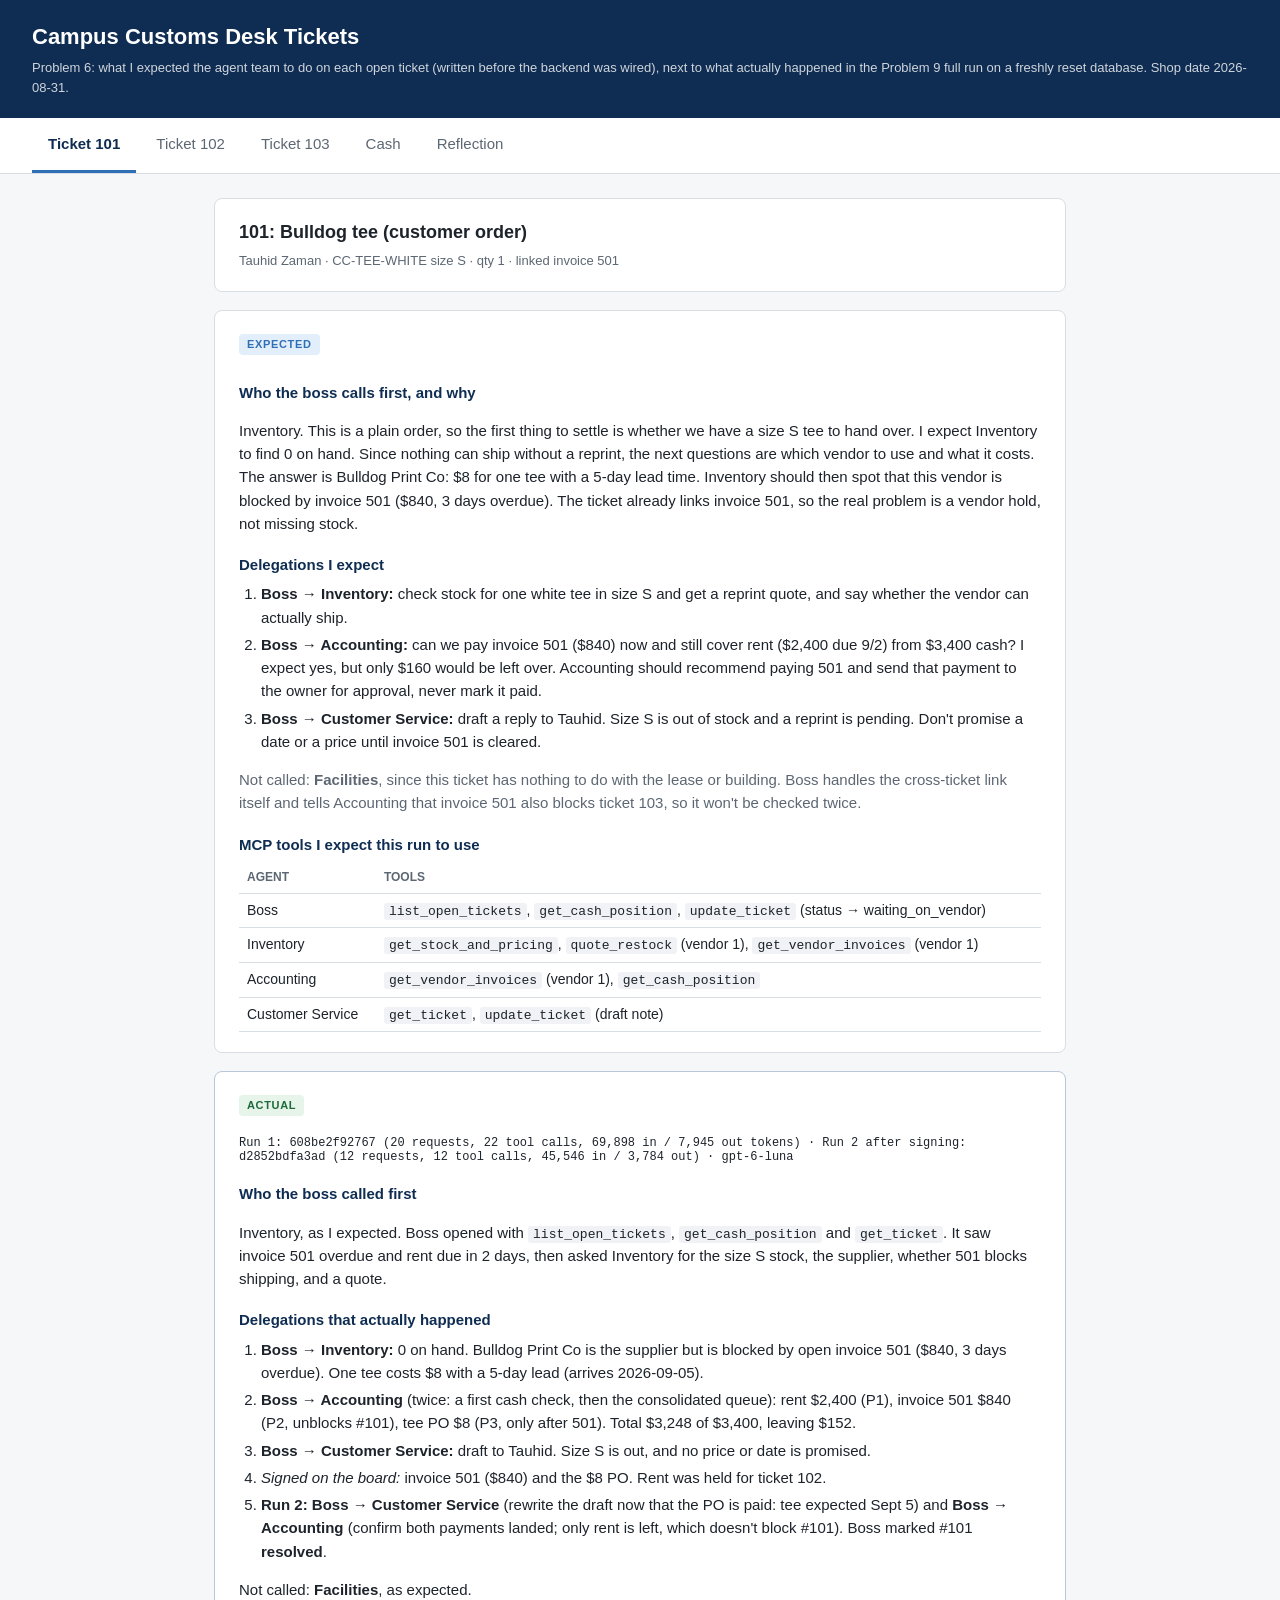
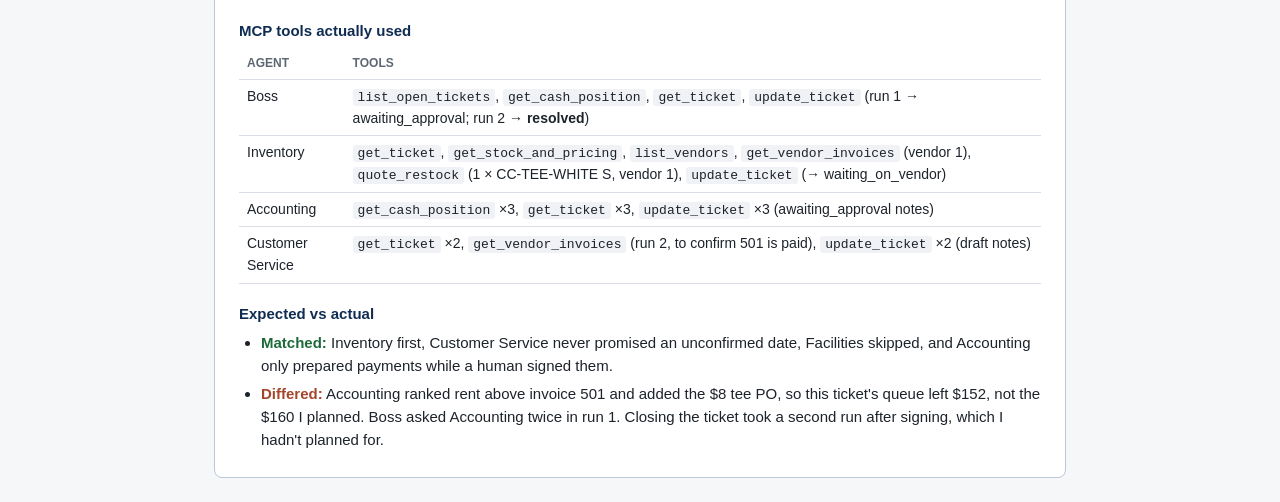
<file: output/desk_tickets.html>
<!DOCTYPE html>
<html lang="en">
<head>
<meta charset="utf-8">
<title>Campus Customs Desk Tickets</title>
<style>
  :root { --navy: #0f2d52; --ink: #1d232b; --muted: #5d6773; --line: #d9dee5; --bg: #f6f7f9; --accent: #2f6fb5; }
  * { box-sizing: border-box; }
  body { margin: 0; font: 15px/1.55 -apple-system, "Segoe UI", Helvetica, Arial, sans-serif; color: var(--ink); background: var(--bg); }
  header { background: var(--navy); color: #fff; padding: 20px 32px; }
  header h1 { margin: 0; font-size: 22px; }
  header p { margin: 4px 0 0; opacity: .8; font-size: 13px; }
  nav { display: flex; gap: 4px; padding: 0 32px; background: #fff; border-bottom: 1px solid var(--line); }
  nav button { border: 0; background: none; padding: 14px 16px; font: inherit; color: var(--muted); cursor: pointer; border-bottom: 3px solid transparent; }
  nav button.active { color: var(--navy); font-weight: 600; border-bottom-color: var(--accent); }
  main { max-width: 900px; margin: 24px auto; padding: 0 24px; }
  .tab { display: none; }
  .tab.active { display: block; }
  .card { background: #fff; border: 1px solid var(--line); border-radius: 8px; padding: 20px 24px; margin-bottom: 18px; }
  .card h2 { margin: 0 0 4px; font-size: 18px; }
  .card h3 { margin: 18px 0 6px; font-size: 15px; color: var(--navy); }
  .meta { color: var(--muted); font-size: 13px; margin: 0; }
  .label { display: inline-block; font-size: 11px; font-weight: 700; letter-spacing: .06em; text-transform: uppercase; padding: 2px 8px; border-radius: 4px; margin-bottom: 8px; }
  .expected .label { background: #e3eefb; color: var(--accent); }
  .actual .label { background: #eee; color: var(--muted); }
  .actual { border-style: dashed; min-height: 140px; }
  .actual p { color: var(--muted); font-style: italic; }
  ol, ul { margin: 6px 0; padding-left: 22px; }
  li { margin: 4px 0; }
  code { font: 13px Menlo, monospace; background: #f0f2f5; padding: 1px 5px; border-radius: 3px; }
  table { width: 100%; border-collapse: collapse; font-size: 14px; margin-top: 6px; }
  th, td { text-align: left; padding: 6px 8px; border-bottom: 1px solid var(--line); vertical-align: top; }
  th { color: var(--muted); font-weight: 600; font-size: 12px; text-transform: uppercase; }
  .skip { color: var(--muted); }
  .actual.filled { border-style: solid; border-color: #b9c7d8; }
  .actual.filled .label { background: #e6f4ea; color: #1e6b3a; }
  .actual.filled p { color: var(--ink); font-style: normal; }
  .runid { font: 12px Menlo, monospace; color: var(--muted); }
  .match { color: #1e6b3a; font-weight: 600; }
  .miss { color: #a4462b; font-weight: 600; }
  td.num, th.num { text-align: right; font-variant-numeric: tabular-nums; white-space: nowrap; }
  tr.total td { font-weight: 700; border-top: 2px solid var(--ink); }
  .note { background: #f7f9fc; border-left: 3px solid var(--accent); padding: 8px 12px; margin: 10px 0; font-size: 14px; }
</style>
</head>
<body>
<header>
  <h1>Campus Customs Desk Tickets</h1>
  <p>Problem 6: what I expected the agent team to do on each open ticket (written before the backend was wired), next to what actually happened in the Problem 9 full run on a freshly reset database. Shop date 2026-08-31.</p>
</header>

<nav>
  <button class="active" data-tab="t101">Ticket 101</button>
  <button data-tab="t102">Ticket 102</button>
  <button data-tab="t103">Ticket 103</button>
  <button data-tab="cache">Cash</button>
  <button data-tab="reflection">Reflection</button>
</nav>

<main>

<!-- ============ TICKET 101 ============ -->
<section class="tab active" id="t101">
  <div class="card">
    <h2>101: Bulldog tee (customer order)</h2>
    <p class="meta">Tauhid Zaman · CC-TEE-WHITE size S · qty 1 · linked invoice 501</p>
  </div>

  <div class="card expected">
    <span class="label">Expected</span>

    <h3>Who the boss calls first, and why</h3>
    <p>Inventory. This is a plain order, so the first thing to settle is whether we have a size S tee to hand over. I expect Inventory to find 0 on hand. Since nothing can ship without a reprint, the next questions are which vendor to use and what it costs. The answer is Bulldog Print Co: $8 for one tee with a 5-day lead time. Inventory should then spot that this vendor is blocked by invoice 501 ($840, 3 days overdue). The ticket already links invoice 501, so the real problem is a vendor hold, not missing stock.</p>

    <h3>Delegations I expect</h3>
    <ol>
      <li><b>Boss → Inventory:</b> check stock for one white tee in size S and get a reprint quote, and say whether the vendor can actually ship.</li>
      <li><b>Boss → Accounting:</b> can we pay invoice 501 ($840) now and still cover rent ($2,400 due 9/2) from $3,400 cash? I expect yes, but only $160 would be left over. Accounting should recommend paying 501 and send that payment to the owner for approval, never mark it paid.</li>
      <li><b>Boss → Customer Service:</b> draft a reply to Tauhid. Size S is out of stock and a reprint is pending. Don't promise a date or a price until invoice 501 is cleared.</li>
    </ol>
    <p class="skip">Not called: <b>Facilities</b>, since this ticket has nothing to do with the lease or building. Boss handles the cross-ticket link itself and tells Accounting that invoice 501 also blocks ticket 103, so it won't be checked twice.</p>

    <h3>MCP tools I expect this run to use</h3>
    <table>
      <tr><th>Agent</th><th>Tools</th></tr>
      <tr><td>Boss</td><td><code>list_open_tickets</code>, <code>get_cash_position</code>, <code>update_ticket</code> (status → waiting_on_vendor)</td></tr>
      <tr><td>Inventory</td><td><code>get_stock_and_pricing</code>, <code>quote_restock</code> (vendor 1), <code>get_vendor_invoices</code> (vendor 1)</td></tr>
      <tr><td>Accounting</td><td><code>get_vendor_invoices</code> (vendor 1), <code>get_cash_position</code></td></tr>
      <tr><td>Customer Service</td><td><code>get_ticket</code>, <code>update_ticket</code> (draft note)</td></tr>
    </table>
  </div>

  <div class="card actual filled">
    <span class="label">Actual</span>
    <p class="runid">Run 1: 608be2f92767 (20 requests, 22 tool calls, 69,898 in / 7,945 out tokens) · Run 2 after signing: d2852bdfa3ad (12 requests, 12 tool calls, 45,546 in / 3,784 out) · gpt-6-luna</p>

    <h3>Who the boss called first</h3>
    <p>Inventory, as I expected. Boss opened with <code>list_open_tickets</code>, <code>get_cash_position</code> and <code>get_ticket</code>. It saw invoice 501 overdue and rent due in 2 days, then asked Inventory for the size S stock, the supplier, whether 501 blocks shipping, and a quote.</p>

    <h3>Delegations that actually happened</h3>
    <ol>
      <li><b>Boss → Inventory:</b> 0 on hand. Bulldog Print Co is the supplier but is blocked by open invoice 501 ($840, 3 days overdue). One tee costs $8 with a 5-day lead (arrives 2026-09-05).</li>
      <li><b>Boss → Accounting</b> (twice: a first cash check, then the consolidated queue): rent $2,400 (P1), invoice 501 $840 (P2, unblocks #101), tee PO $8 (P3, only after 501). Total $3,248 of $3,400, leaving $152.</li>
      <li><b>Boss → Customer Service:</b> draft to Tauhid. Size S is out, and no price or date is promised.</li>
      <li><i>Signed on the board:</i> invoice 501 ($840) and the $8 PO. Rent was held for ticket 102.</li>
      <li><b>Run 2: Boss → Customer Service</b> (rewrite the draft now that the PO is paid: tee expected Sept 5) and <b>Boss → Accounting</b> (confirm both payments landed; only rent is left, which doesn't block #101). Boss marked #101 <b>resolved</b>.</li>
    </ol>
    <p class="skip">Not called: <b>Facilities</b>, as expected.</p>

    <h3>MCP tools actually used</h3>
    <table>
      <tr><th>Agent</th><th>Tools</th></tr>
      <tr><td>Boss</td><td><code>list_open_tickets</code>, <code>get_cash_position</code>, <code>get_ticket</code>, <code>update_ticket</code> (run 1 → awaiting_approval; run 2 → <b>resolved</b>)</td></tr>
      <tr><td>Inventory</td><td><code>get_ticket</code>, <code>get_stock_and_pricing</code>, <code>list_vendors</code>, <code>get_vendor_invoices</code> (vendor 1), <code>quote_restock</code> (1 × CC-TEE-WHITE S, vendor 1), <code>update_ticket</code> (→ waiting_on_vendor)</td></tr>
      <tr><td>Accounting</td><td><code>get_cash_position</code> ×3, <code>get_ticket</code> ×3, <code>update_ticket</code> ×3 (awaiting_approval notes)</td></tr>
      <tr><td>Customer Service</td><td><code>get_ticket</code> ×2, <code>get_vendor_invoices</code> (run 2, to confirm 501 is paid), <code>update_ticket</code> ×2 (draft notes)</td></tr>
    </table>

    <h3>Expected vs actual</h3>
    <ul>
      <li><span class="match">Matched:</span> Inventory first, Customer Service never promised an unconfirmed date, Facilities skipped, and Accounting only prepared payments while a human signed them.</li>
      <li><span class="miss">Differed:</span> Accounting ranked rent above invoice 501 and added the $8 tee PO, so this ticket's queue left $152, not the $160 I planned. Boss asked Accounting twice in run 1. Closing the ticket took a second run after signing, which I hadn't planned for.</li>
    </ul>
  </div>
</section>

<!-- ============ TICKET 102 ============ -->
<section class="tab" id="t102">
  <div class="card">
    <h2>102: Rent due (rent notice)</h2>
    <p class="meta">Elm City Properties · lease 1 · Chapel Street shop</p>
  </div>

  <div class="card expected">
    <span class="label">Expected</span>

    <h3>Who the boss calls first, and why</h3>
    <p>Facilities. This is a lease ticket and Facilities owns the lease. Facilities can check the rent amount and due date itself with <code>get_lease_and_cash</code> ($2,400 due 2026-09-02, 2 days out) and compare it to cash. Rent is the biggest bill and the most important one. Missing it puts the shop's space at risk. Facilities should recommend paying it in full and hand it to the owner for approval, not pay it on its own.</p>

    <h3>Delegations I expect</h3>
    <ol>
      <li><b>Boss → Facilities:</b> verify lease 1 rent and due date, confirm cash covers it, and prepare the rent payment for human approval.</li>
    </ol>
    <p>That's the only delegation. Boss already sees the cash pinch from <code>get_cash_position</code>: rent plus invoice 501 is $3,240 against $3,400. It can add that note to the report without sending Accounting off to check it again.</p>
    <p class="skip">Not called: <b>Inventory</b> (no product involved), <b>Accounting</b> (Facilities has its own cash tool and Boss already has the full picture), <b>Customer Service</b> (the landlord isn't a customer, and the payment itself is the reply).</p>

    <h3>MCP tools I expect this run to use</h3>
    <table>
      <tr><th>Agent</th><th>Tools</th></tr>
      <tr><td>Boss</td><td><code>list_open_tickets</code>, <code>get_cash_position</code> (shared with 101/103), <code>update_ticket</code> (status → awaiting_approval)</td></tr>
      <tr><td>Facilities</td><td><code>get_lease_and_cash</code> (lease 1), <code>update_ticket</code></td></tr>
    </table>
  </div>

  <div class="card actual filled">
    <span class="label">Actual</span>
    <p class="runid">Run 09f57b480529 · gpt-6-luna · 10 requests, 12 tool calls, 32,349 in / 3,189 out tokens</p>

    <h3>Who the boss called first</h3>
    <p>Facilities, as expected. Cash was $2,552 at this point because invoice 501 and the tee PO were already paid on #101.</p>

    <h3>Delegations that actually happened</h3>
    <ol>
      <li><b>Boss → Facilities:</b> lease 1 rent is $2,400, due 2026-09-02 (2 days out), and $2,552 covers it.</li>
      <li><b>Boss → Accounting:</b> one priority-1 rent payment, unblocking #102, that leaves $152.</li>
      <li><i>Signed on the board:</i> rent $2,400 to Elm City Properties. The approve route moved lease 1 to next due 2026-10-02 and closed #102 as <b>resolved</b>. No second run was needed.</li>
    </ol>
    <p class="skip">Not called: <b>Inventory</b> and <b>Customer Service</b>, as expected.</p>

    <h3>MCP tools actually used</h3>
    <table>
      <tr><th>Agent</th><th>Tools</th></tr>
      <tr><td>Boss</td><td><code>list_open_tickets</code>, <code>get_ticket</code>, <code>get_cash_position</code>, <code>update_ticket</code> (→ awaiting_approval)</td></tr>
      <tr><td>Facilities</td><td><code>get_ticket</code>, <code>get_lease_and_cash</code> (lease 1), <code>get_cash_position</code>, <code>update_ticket</code> (→ awaiting_approval)</td></tr>
      <tr><td>Accounting</td><td><code>get_cash_position</code>, <code>get_ticket</code></td></tr>
    </table>

    <h3>Expected vs actual</h3>
    <ul>
      <li><span class="match">Matched:</span> Facilities first, only lease and cash tools, and a human-approved rent payment.</li>
      <li><span class="miss">Differed:</span> Boss also brought in Accounting, which I had said wasn't needed. It was cheap (2 tool calls), and it follows Boss's rule that every payment goes through Accounting's queue.</li>
    </ul>
  </div>
</section>

<!-- ============ TICKET 103 ============ -->
<section class="tab" id="t103">
  <div class="card">
    <h2>103: Bulk hoodie discount (price override)</h2>
    <p class="meta">Yale AI Club · CC-HOOD-NAVY size M · qty 20 · no target rate given</p>
  </div>

  <div class="card expected">
    <span class="label">Expected</span>

    <h3>Who the boss calls first, and why</h3>
    <p>Accounting. The question here is about price, so we need a group rate before anyone talks to the club. Accounting has <code>check_discount</code> and the cost data: the hoodie costs $22 and lists for $58. Accounting should recommend a specific rate and back it with a margin figure. My guess is about 15%: $49.30 each, $27.30 margin per unit, $546 on the order. Accounting should also flag that we can only fill 8 of the 20 right now.</p>

    <h3>Delegations I expect</h3>
    <ol>
      <li><b>Boss → Accounting:</b> recommend a specific bulk discount rate for 20 navy hoodies in size M, with unit price and order margin.</li>
      <li><b>Boss → Inventory:</b> confirm 8 on hand and a shortfall of 12, and quote a reprint of 12 from Bulldog Print Co ($264, 5-day lead). Boss already knows invoice 501 blocks this vendor (from ticket 101) and says so, so Inventory doesn't have to work it out again. Inventory should also note that $264 won't fit in the $160 left after rent and invoice 501.</li>
      <li><b>Boss → Customer Service:</b> draft a reply to the Yale AI Club. We can do 8 now, and the other 12 depend on a reprint. A group rate is being finalized and is pending owner approval. Don't quote it as final.</li>
    </ol>
    <p class="skip">Not called: <b>Facilities</b>, since there's nothing about the building. Accounting gets one follow-up only if its first answer has no specific rate.</p>

    <h3>MCP tools I expect this run to use</h3>
    <table>
      <tr><th>Agent</th><th>Tools</th></tr>
      <tr><td>Boss</td><td><code>list_open_tickets</code>, <code>get_cash_position</code> (shared), <code>update_ticket</code> (status → awaiting_approval or waiting_on_vendor)</td></tr>
      <tr><td>Accounting</td><td><code>get_stock_and_pricing</code>, <code>check_discount</code> (CC-HOOD-NAVY, qty 20, ~15%)</td></tr>
      <tr><td>Inventory</td><td><code>get_stock_and_pricing</code>, <code>quote_restock</code> (12 units, vendor 1)</td></tr>
      <tr><td>Customer Service</td><td><code>get_ticket</code>, <code>update_ticket</code> (draft note)</td></tr>
    </table>
  </div>

  <div class="card actual filled">
    <span class="label">Actual</span>
    <p class="runid">Run 1: 483b698574a7 (19 requests, 23 tool calls, 59,645 in / 6,106 out tokens) · Run 2 after the rate was signed: 6fefcf2feed7 (10 requests, 10 tool calls, 37,726 in / 3,482 out) · gpt-6-luna</p>

    <h3>Who the boss called first</h3>
    <p>Inventory, not Accounting as I predicted. Boss wanted the 8-on-hand / 12-short fact before pricing. Invoice 501 was already paid on #101, so Bulldog Print Co could ship. The limit was cash ($152).</p>

    <h3>Delegations that actually happened</h3>
    <ol>
      <li><b>Boss → Inventory:</b> 8 on hand, 12 short. Restocking 12 from Bulldog Print Co costs 12 × $22 = $264, with a 5-day lead.</li>
      <li><b>Boss → Accounting</b> (twice: the rate, then the payment check): tested 10% and 15% with <code>check_discount</code> and recommended <b>10%, $52.20 each, $604.00 margin on 20</b>. The $264 PO is $112 more than the $152 balance, so it was deferred and no payment was queued.</li>
      <li><b>Boss → Customer Service:</b> draft to the Yale AI Club. 8 are available and the rate is pending approval.</li>
      <li><i>Signed on the board:</i> the 10% rate slip (no cash moves). The backend checked $52.20 ≥ $22 cost and noted the approval on the ticket.</li>
      <li><b>Run 2: Boss → Customer Service</b> (final draft quoting the approved $52.20 / $1,044 for 20, with no promise on the other 12) and <b>Boss → Accounting</b> (cash is still $152, so the restock stays deferred). Boss marked #103 <b>resolved</b>.</li>
    </ol>
    <p class="skip">Not called: <b>Facilities</b>, as expected.</p>

    <h3>MCP tools actually used</h3>
    <table>
      <tr><th>Agent</th><th>Tools</th></tr>
      <tr><td>Boss</td><td><code>list_open_tickets</code>, <code>get_cash_position</code>, <code>get_ticket</code>, <code>update_ticket</code> (run 1 → awaiting_approval; run 2 → <b>resolved</b>)</td></tr>
      <tr><td>Inventory</td><td><code>get_ticket</code>, <code>get_stock_and_pricing</code>, <code>list_vendors</code>, <code>quote_restock</code> (12 × CC-HOOD-NAVY M, vendor 1), <code>update_ticket</code> (→ in_progress)</td></tr>
      <tr><td>Accounting</td><td><code>get_ticket</code> ×3, <code>get_cash_position</code> ×3, <code>check_discount</code> (10%), <code>check_discount</code> (15%), <code>update_ticket</code> ×2</td></tr>
      <tr><td>Customer Service</td><td><code>get_ticket</code> ×2, <code>update_ticket</code> ×2 (draft notes)</td></tr>
    </table>

    <h3>Expected vs actual</h3>
    <ul>
      <li><span class="match">Matched:</span> 8 on hand / 12 short and the $264 quote; the rate wasn't presented as final until the owner signed; the team flagged that the restock doesn't fit in cash; Facilities skipped.</li>
      <li><span class="miss">Differed:</span> Inventory went first, not Accounting. The rate was 10% ($52.20), not my ~15% ($49.30), because Accounting kept more margin. Because 501 was already paid on #101, the blocker was cash, not the vendor.</li>
    </ul>
  </div>
</section>

<!-- ============ CACHE ============ -->
<section class="tab" id="cache">
  <div class="card actual filled">
    <span class="label">Cash</span>
    <h2>Checking account, full run (Problem 9)</h2>
    <p class="meta">Working DB <code>data/campus_customs_new.db</code>, reset from <code>data/campus_customs.db</code> at 2026-10-10 02:06 UTC, before any run. Every deduction below is a row in <code>payments</code>, approved by a human on the dashboard.</p>

    <table>
      <tr><th>Step</th><th>Why cash changed</th><th>Pay / purchase</th><th class="num">Amount</th><th class="num">Checking after</th></tr>
      <tr><td>Reset</td><td>Original values restored; <code>cash_accounts.checking</code> = 3400.0</td><td>none</td><td class="num">—</td><td class="num">$3,400.00</td></tr>
      <tr><td>Ticket 101</td><td>Bulldog Print Co wouldn't ship while overdue invoice 501 was open. Paying it unblocked the vendor (it also blocked #103).</td><td>Payment #1 · invoice 501 → Bulldog Print Co</td><td class="num">−$840.00</td><td class="num">$2,560.00</td></tr>
      <tr><td>Ticket 101</td><td>Restock 1 × CC-TEE-WHITE size S (0 on hand) for Tauhid. Quote: 1 × $8 unit cost, 5-day lead.</td><td>Payment #2 · purchase order → Bulldog Print Co (vendor 1)</td><td class="num">−$8.00</td><td class="num">$2,552.00</td></tr>
      <tr><td>Ticket 102</td><td>Lease 1 rent due 2026-09-02. Paid in full; next due moved to 2026-10-02.</td><td>Payment #3 · rent → Elm City Properties</td><td class="num">−$2,400.00</td><td class="num">$152.00</td></tr>
      <tr><td>Ticket 103</td><td>No payment. The 12-hoodie restock (12 × $22 = $264) is $112 more than the $152 left, so Accounting deferred it. The owner signed the 10% group rate ($52.20 × 20 = $1,044), which changes the price, not cash. The club hasn't paid, so no money came in.</td><td>none (rate approval only; PO $264 deferred)</td><td class="num">$0.00</td><td class="num">$152.00</td></tr>
      <tr class="total"><td colspan="3">Ending checking balance: $3,400.00 − $840.00 − $8.00 − $2,400.00</td><td class="num">−$3,248.00</td><td class="num">$152.00</td></tr>
    </table>

    <div class="note">Checked against the working database after the run: <code>SELECT balance FROM cash_accounts WHERE name='checking'</code> → <b>152.0</b>, and <code>SELECT SUM(amount) FROM payments</code> → <b>3248.0</b>. 3,400 − 3,248 = 152 ✓. No money came in, so every change is a payment.</div>

    <h3>Why this order</h3>
    <ul>
      <li>Invoice 501 first, because it unblocked the only apparel vendor for two tickets (#101 and #103). The backend refuses a PO to a vendor that still has an open invoice, so the $8 PO had to wait until 501 was paid.</li>
      <li>Rent was approved on ticket 102's own run. It was always going to be paid. Accounting ranked it priority 1 every time, and $2,552 covered it.</li>
      <li>The hoodie restock was not paid. The board would have shown the cheque as "More than checking holds", and <code>POST /payments/approve</code> returns 409 for any amount over the balance.</li>
    </ul>
  </div>
</section>

<!-- ============ REFLECTION ============ -->
<section class="tab" id="reflection">
  <div class="card actual filled">
    <span class="label">Reflection</span>
    <h2>Reflection (Problem 10)</h2>

    <h3>1. How do you evaluate the performance of the agents on each ticket and why?</h3>
    <p>I would rank this around 7/10. Although the agents were able to solve each ticket properly, they were acting inefficiently (using around 245k tokens for relatively simple tasks).</p>

    <h3>2. For each ticket, how did actual compare to the expected plan you wrote earlier?</h3>
    <p>Per ticket, I think the actual runs matched the plan around a 6/10. There were times where they needed to conduct multiple runs leading to differences. I think this is because not all of the agents have access to the same information.</p>

    <h3>3. What would have been simpler as one agent with tools and why?</h3>
    <p>I think this entire project would have been simpler as one agent with all of the tools. These tickets are relatively simple to resolve – and we ended up causing a large amount of inefficiency by adding different agents with different levels of access. I think the way I’d have designed the system is by adding in guardrails to ensure that shared information was only ever stored / seen by the system, or if we still want subagents, consolidating them based off function / the type of info they have access to. This way there would be no possibility of information improperly leaking to users.</p>

    <h3>4. Three new problems Campus Customs might face that this agent team could solve with the tools you built</h3>
    <p>I think there are three new problems the team could solve with the tools we already built:</p>
    <ul>
      <li><b>A customer wants an item that’s out of stock, like a crest mug.</b> Inventory can check stock, find the right vendor (Elm City Gifts instead of Bulldog Print), and quote the restock with an arrival date. Accounting can confirm we have the cash, and Customer Service drafts the reply – I’d just need to sign the purchase order. This is basically ticket 101 with a different vendor.</li>
      <li><b>Another club asks for a bulk discount, e.g. 25 tees at 20% off.</b> Accounting can test the discount and find the most we can give before selling at cost, and counter with a safer rate if 20% is too deep. Inventory prices any restock, and I approve the final rate. This is basically ticket 103.</li>
      <li><b>A vendor invoice is about to go overdue.</b> Accounting can rank every open bill and rent payment by urgency and queue the payment before the vendor stops shipping to us. This would catch the problem from ticket 101 before it happens.</li>
    </ul>

    <h3>5. Three new problems this agent team could not solve with the tools you built, and the tools and agents you would need</h3>
    <p>I think there are three problems the team could not solve with the current tools:</p>
    <ul>
      <li><b>October rent ($2,400) is due Oct 2, and we only have $152 in checking.</b> The team can see the shortfall, but nothing brings money in – there are no sales, customer payment, or credit tools. I’d add tools to record sales and collect customer payments (like a deposit on the AI Club’s $1,044 hoodie order), plus an email tool so Facilities could ask the landlord for an extension. I’d also add a new Sales / Revenue agent to own income.</li>
      <li><b>A customer returns a defective hoodie and wants a refund.</b> There’s no customer or order history to confirm the purchase, no way to send money back, and nothing adds the hoodie back into inventory. I’d add customer and order tables, a refund tool that I’d still sign off on, and a tool to update inventory. Customer Service would handle returns, and Accounting would approve refunds.</li>
      <li><b>Planning stock for a busy period like move-in week or homecoming.</b> There’s no sales history or forecasting, and the agents can’t change prices or add products – they can only react to one ticket at a time. I’d add sales history, demand forecasting, competitor price search, and pricing / product tools, with a new Merchandising agent planning purchases ahead of time.</li>
    </ul>
  </div>
</section>

</main>

<script>
  document.querySelectorAll("nav button").forEach(function (btn) {
    btn.addEventListener("click", function () {
      document.querySelectorAll("nav button, .tab").forEach(function (el) { el.classList.remove("active"); });
      btn.classList.add("active");
      document.getElementById(btn.dataset.tab).classList.add("active");
    });
  });
</script>
</body>
</html>
</file>
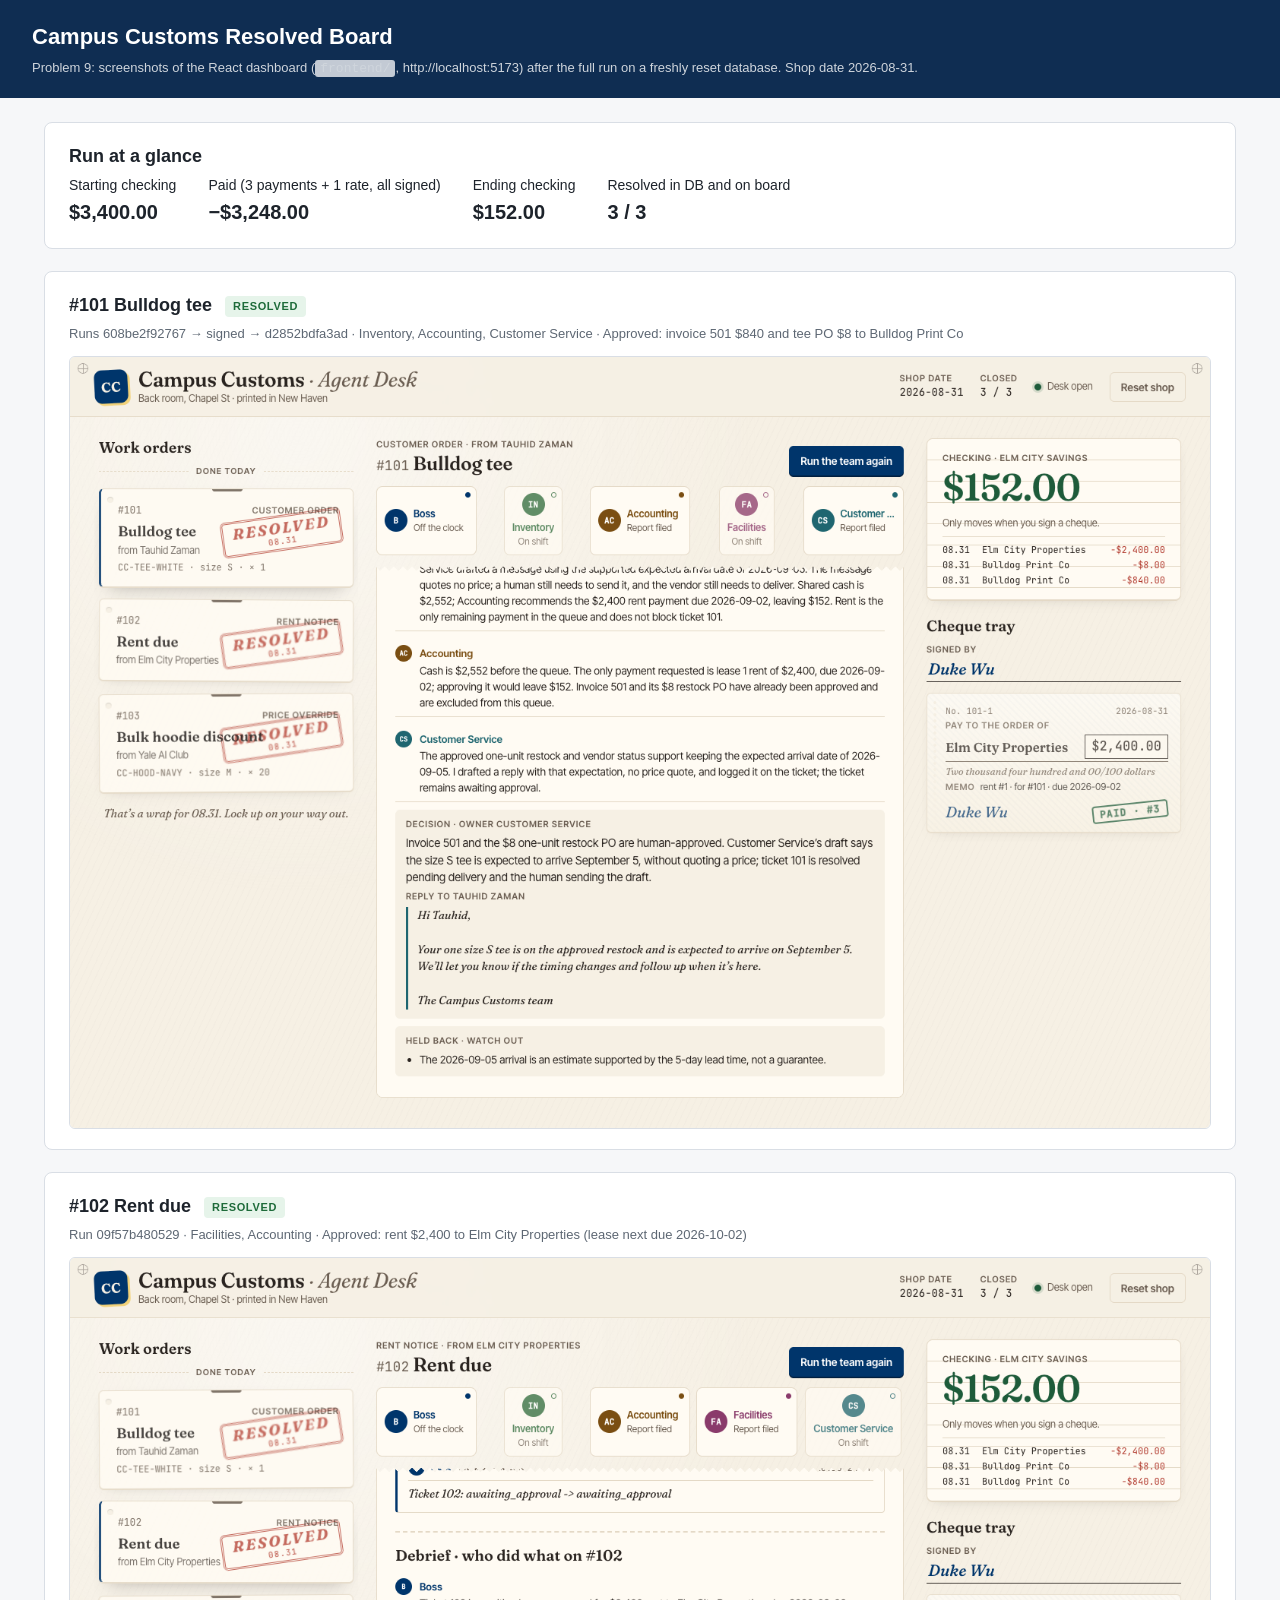
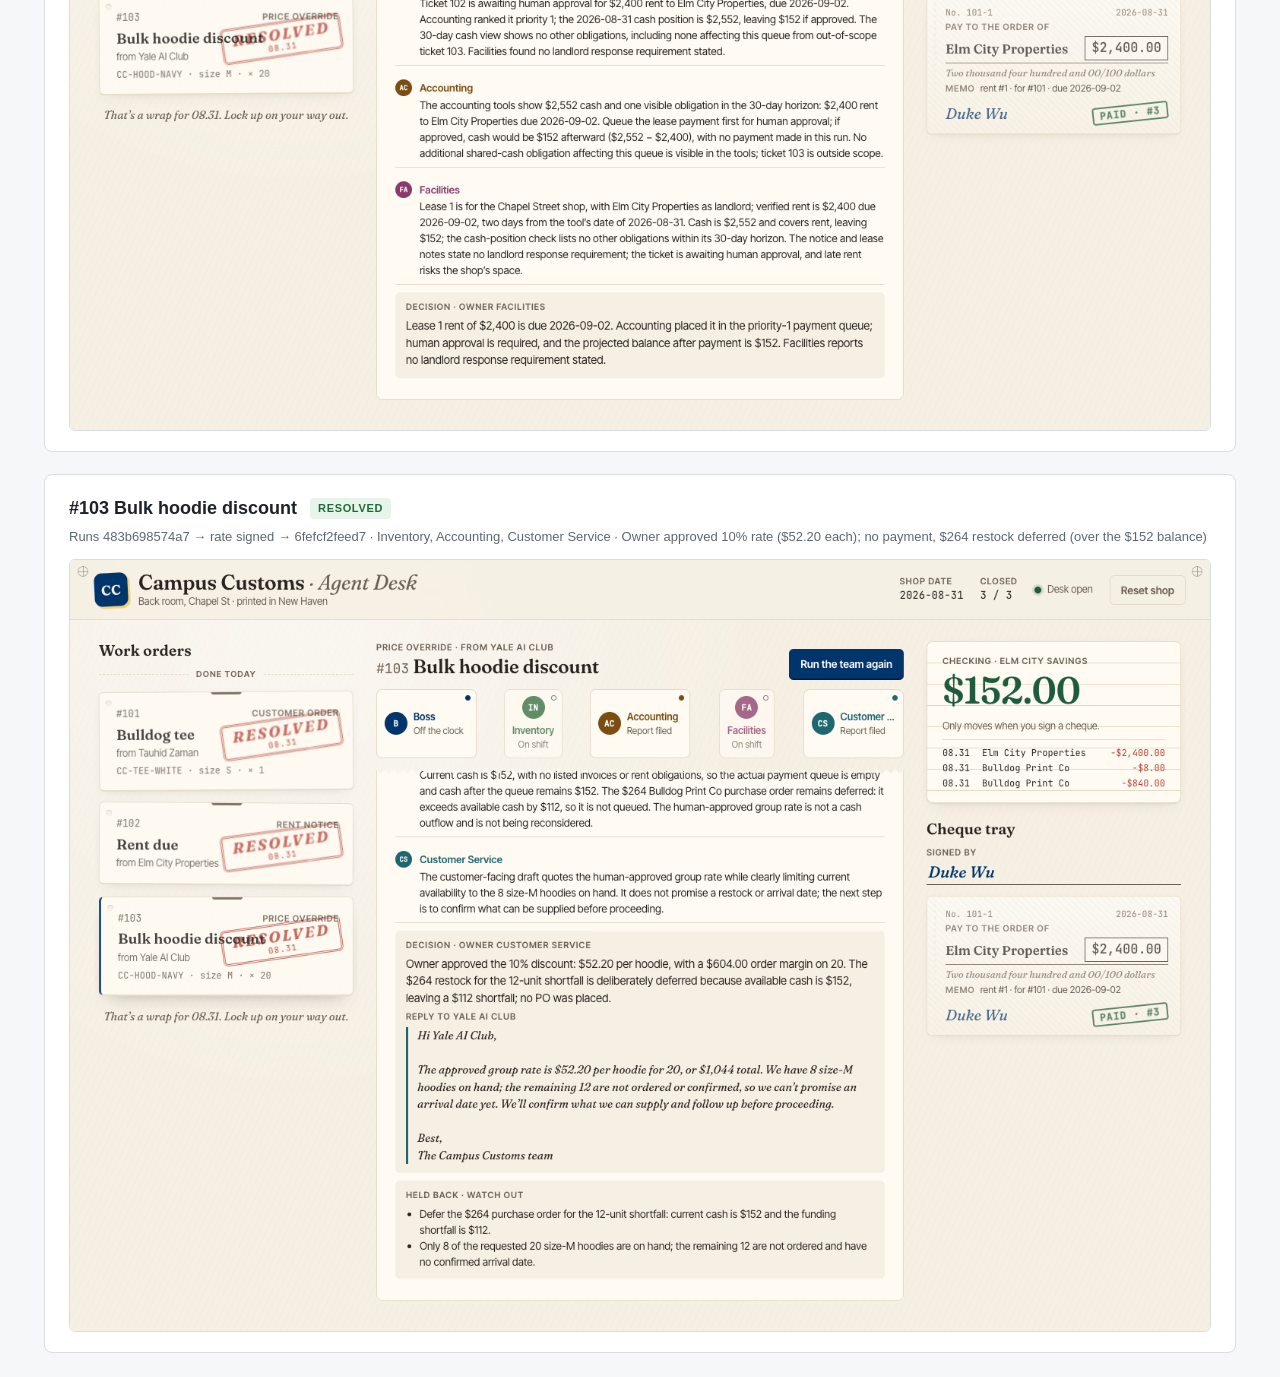
<file: output/resolved_board.html>
<!DOCTYPE html>
<html lang="en">
<head>
<meta charset="utf-8">
<title>Campus Customs Resolved Board</title>
<style>
  :root { --navy: #0f2d52; --ink: #1d232b; --muted: #5d6773; --line: #d9dee5; --bg: #f6f7f9; --accent: #2f6fb5; }
  * { box-sizing: border-box; }
  body { margin: 0; font: 15px/1.55 -apple-system, "Segoe UI", Helvetica, Arial, sans-serif; color: var(--ink); background: var(--bg); }
  header { background: var(--navy); color: #fff; padding: 20px 32px; }
  header h1 { margin: 0; font-size: 22px; }
  header p { margin: 4px 0 0; opacity: .8; font-size: 13px; }
  main { max-width: 1240px; margin: 24px auto; padding: 0 24px; }
  .card { background: #fff; border: 1px solid var(--line); border-radius: 8px; padding: 20px 24px; margin-bottom: 22px; }
  .card h2 { margin: 0 0 4px; font-size: 18px; }
  .meta { color: var(--muted); font-size: 13px; margin: 0 0 12px; }
  .stamp { display: inline-block; font-size: 11px; font-weight: 700; letter-spacing: .06em; text-transform: uppercase; padding: 2px 8px; border-radius: 4px; background: #e6f4ea; color: #1e6b3a; margin-left: 8px; vertical-align: middle; }
  img { width: 100%; border: 1px solid var(--line); border-radius: 6px; display: block; }
  .totals { display: flex; gap: 32px; flex-wrap: wrap; font-size: 14px; }
  .totals b { font-size: 20px; display: block; font-variant-numeric: tabular-nums; }
  code { font: 13px Menlo, monospace; background: #f0f2f5; padding: 1px 5px; border-radius: 3px; }
</style>
</head>
<body>
<header>
  <h1>Campus Customs Resolved Board</h1>
  <p>Problem 9: screenshots of the React dashboard (<code>frontend/</code>, http://localhost:5173) after the full run on a freshly reset database. Shop date 2026-08-31.</p>
</header>
<main>
  <div class="card">
    <h2>Run at a glance</h2>
    <div class="totals">
      <div>Starting checking<b>$3,400.00</b></div>
      <div>Paid (3 payments + 1 rate, all signed)<b>−$3,248.00</b></div>
      <div>Ending checking<b>$152.00</b></div>
      <div>Resolved in DB and on board<b>3 / 3</b></div>
    </div>
  </div>

  <div class="card">
    <h2>#101 Bulldog tee <span class="stamp">Resolved</span></h2>
    <p class="meta">Runs 608be2f92767 → signed → d2852bdfa3ad · Inventory, Accounting, Customer Service · Approved: invoice 501 $840 and tee PO $8 to Bulldog Print Co</p>
    <img src="board_shots/ticket_101.png" alt="Dashboard with ticket 101 selected, resolved">
  </div>

  <div class="card">
    <h2>#102 Rent due <span class="stamp">Resolved</span></h2>
    <p class="meta">Run 09f57b480529 · Facilities, Accounting · Approved: rent $2,400 to Elm City Properties (lease next due 2026-10-02)</p>
    <img src="board_shots/ticket_102.png" alt="Dashboard with ticket 102 selected, resolved">
  </div>

  <div class="card">
    <h2>#103 Bulk hoodie discount <span class="stamp">Resolved</span></h2>
    <p class="meta">Runs 483b698574a7 → rate signed → 6fefcf2feed7 · Inventory, Accounting, Customer Service · Owner approved 10% rate ($52.20 each); no payment, $264 restock deferred (over the $152 balance)</p>
    <img src="board_shots/ticket_103.png" alt="Dashboard with ticket 103 selected, resolved">
  </div>
</main>
</body>
</html>
</file>
